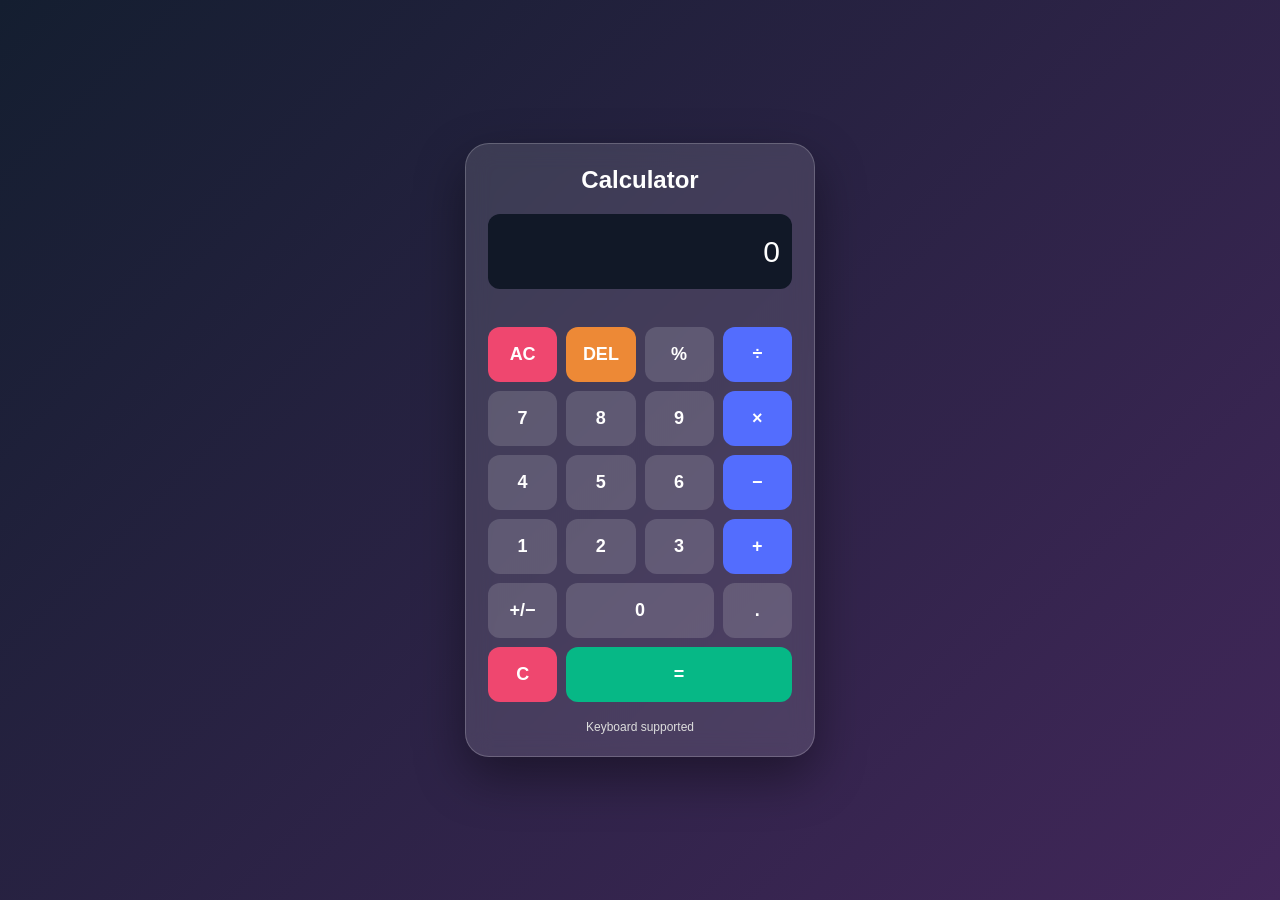
<file: Basic Calculator/index.html>
<!DOCTYPE html>
<html lang="en">
<head>
    <meta charset="UTF-8">
    <meta name="viewport" content="width=device-width, initial-scale=1.0">
    <title>Animated Calculator</title>
    <link rel="stylesheet" href="style.css">
    <script src="script.js" defer></script>
</head>
<body>

    <div class="calculator">
        <h2> Calculator</h2>

        <input type="text" id="display" value="0" aria-label="Calculator expression" readonly>
        <output id="preview" class="preview" aria-live="polite" aria-label="Live result"></output>

        <div class="buttons">
            <button data-action="clear" class="clear">AC</button>
            <button data-action="delete" class="delete">DEL</button>
            <button data-value="%">%</button>
            <button data-value="/" class="operator">÷</button>

            <button data-value="7">7</button>
            <button data-value="8">8</button>
            <button data-value="9">9</button>
            <button data-value="*" class="operator">×</button>

            <button data-value="4">4</button>
            <button data-value="5">5</button>
            <button data-value="6">6</button>
            <button data-value="-" class="operator">−</button>

            <button data-value="1">1</button>
            <button data-value="2">2</button>
            <button data-value="3">3</button>
            <button data-value="+" class="operator">+</button>

            <button data-action="sign">+/−</button>
            <button data-value="0" class="zero">0</button>
            <button data-action="decimal">.</button>

            <button data-action="clear" class="clear">C</button>
            <button data-action="calculate" class="equals">=</button>
        </div>

        <p>Keyboard supported</p>
    </div>

</body>
</html>
</file>
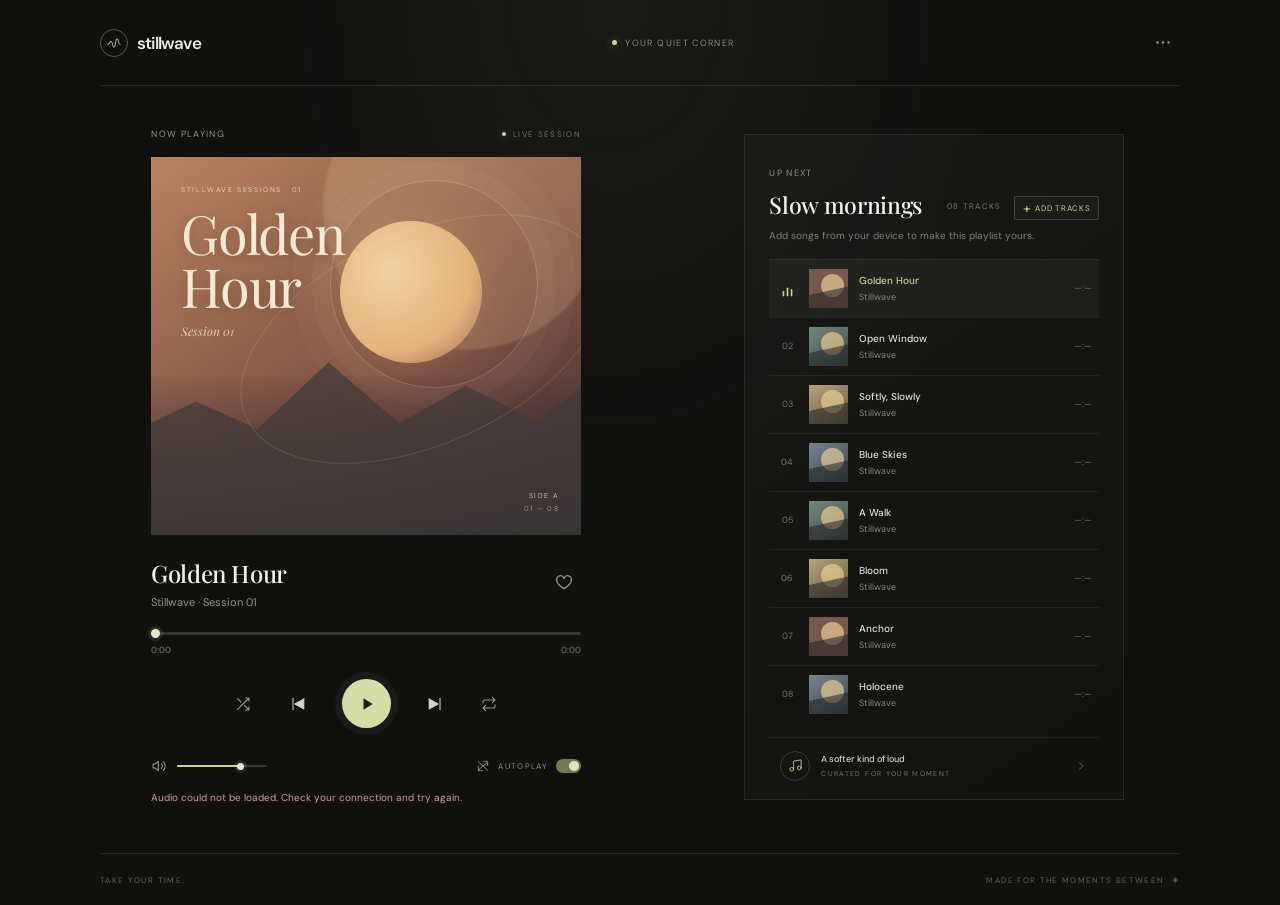
<file: Music Player/index.html>
<!doctype html>
<html lang="en">
  <head>
    <meta charset="UTF-8" />
    <meta name="viewport" content="width=device-width, initial-scale=1.0" />
    <meta name="theme-color" content="#10100f" />
    <meta
      name="description"
      content="A little space to slow down and listen."
    />
    <title>Stillwave — Music Player</title>
    <link rel="preconnect" href="https://fonts.googleapis.com" />
    <link rel="preconnect" href="https://fonts.gstatic.com" crossorigin />
    <link
      href="https://fonts.googleapis.com/css2?family=DM+Sans:wght@400;500;600;700&family=Playfair+Display:ital,wght@0,500;0,600;1,500&display=swap"
      rel="stylesheet"
    />
    <link rel="stylesheet" href="style.css" />
    <script src="script.js" defer></script>
  </head>
  <body>
    <main class="player-shell">
      <header class="topbar">
        <a class="brand" href="#" aria-label="Stillwave home">
          <span class="brand-mark" aria-hidden="true">
            <svg viewBox="0 0 24 24" fill="none">
              <path d="M3 14.5c2.2 0 2.2-5 4.5-5s2.3 9 4.5 9 2.3-13 4.5-13 2.3 9 4.5 9" />
            </svg>
          </span>
          stillwave
        </a>
        <div class="listening-note">
          <span class="status-dot"></span>
          YOUR QUIET CORNER
        </div>
        <button class="icon-button header-menu" type="button" aria-label="More options">
          <svg viewBox="0 0 24 24" fill="currentColor" aria-hidden="true">
            <circle cx="5" cy="12" r="1.5" />
            <circle cx="12" cy="12" r="1.5" />
            <circle cx="19" cy="12" r="1.5" />
          </svg>
        </button>
      </header>

      <section class="content-grid" aria-label="Music player">
        <section class="now-playing" aria-label="Now playing">
          <div class="section-heading">
            <span class="eyebrow">NOW PLAYING</span>
            <span class="live-indicator"><span></span> LIVE SESSION</span>
          </div>

          <div class="album-art art-one" id="album-art" aria-label="Album artwork">
            <div class="art-grain"></div>
            <div class="art-sun"></div>
            <div class="art-horizon"></div>
            <div class="art-mountains"></div>
            <div class="art-copy">
              <span class="art-kicker">STILLWAVE SESSIONS · 01</span>
              <span class="art-title" id="art-title">Golden<br />Hour</span>
              <span class="art-subtitle" id="art-subtitle">A softer kind of loud</span>
            </div>
            <span class="art-index">SIDE A<br /><span>01 — 08</span></span>
            <span class="art-orbit" aria-hidden="true"></span>
          </div>

          <div class="track-heading">
            <div class="track-copy">
              <h1 id="track-title">Golden Hour</h1>
              <p id="track-artist">The Paper Kites <span>·</span> Woodland</p>
            </div>
            <button
              class="icon-button favorite-button"
              id="favorite-button"
              type="button"
              aria-label="Add Golden Hour to favorites"
              aria-pressed="false"
            >
              <svg viewBox="0 0 24 24" aria-hidden="true">
                <path d="M20.8 8.8c0 4.5-8.8 10-8.8 10S3.2 13.3 3.2 8.8A4.3 4.3 0 0 1 12 6.7a4.3 4.3 0 0 1 8.8 2.1Z" />
              </svg>
            </button>
          </div>

          <div class="timeline">
            <label class="sr-only" for="progress">Track progress</label>
            <input
              id="progress"
              class="range-input progress-input"
              type="range"
              min="0"
              max="100"
              value="0"
              step="0.1"
              aria-label="Track progress"
            />
            <div class="time-row">
              <span id="current-time">0:00</span>
              <span id="duration">0:00</span>
            </div>
          </div>

          <div class="controls">
            <button
              class="icon-button shuffle-button"
              id="shuffle-button"
              type="button"
              aria-label="Shuffle playlist"
              aria-pressed="false"
            >
              <svg viewBox="0 0 24 24" aria-hidden="true">
                <path d="M16 3h5v5M4 20 21 3M21 16v5h-5M14 14l7 7M4 4l5 5" />
              </svg>
            </button>
            <button class="icon-button skip-button" id="previous-button" type="button" aria-label="Previous track">
              <svg viewBox="0 0 24 24" aria-hidden="true">
                <path d="M6 5v14M19 6 8 12l11 6V6Z" />
              </svg>
            </button>
            <button class="play-button" id="play-button" type="button" aria-label="Play">
              <svg class="play-icon" viewBox="0 0 24 24" aria-hidden="true">
                <path d="m9 5 11 7-11 7V5Z" />
              </svg>
              <svg class="pause-icon" viewBox="0 0 24 24" aria-hidden="true">
                <path d="M8 5h3v14H8zM15 5h3v14h-3z" />
              </svg>
            </button>
            <button class="icon-button skip-button" id="next-button" type="button" aria-label="Next track">
              <svg viewBox="0 0 24 24" aria-hidden="true">
                <path d="M18 5v14M5 6l11 6-11 6V6Z" />
              </svg>
            </button>
            <button
              class="icon-button repeat-button"
              id="repeat-button"
              type="button"
              aria-label="Repeat off"
              aria-pressed="false"
            >
              <svg viewBox="0 0 24 24" aria-hidden="true">
                <path d="m17 2 4 4-4 4M3 11V9a3 3 0 0 1 3-3h15M7 22l-4-4 4-4M21 13v2a3 3 0 0 1-3 3H3" />
              </svg>
            </button>
          </div>

          <div class="player-footer">
            <div class="volume-control">
              <button class="icon-button volume-button" id="mute-button" type="button" aria-label="Mute">
                <svg viewBox="0 0 24 24" aria-hidden="true">
                  <path d="M11 5 6 9H3v6h3l5 4V5ZM15.5 8.5a5 5 0 0 1 0 7M18.5 5.5a9 9 0 0 1 0 13" />
                </svg>
              </button>
              <label class="sr-only" for="volume">Volume</label>
              <input
                id="volume"
                class="range-input volume-input"
                type="range"
                min="0"
                max="1"
                value="0.72"
                step="0.01"
                aria-label="Volume"
              />
            </div>
            <button
              class="autoplay-toggle"
              id="autoplay-button"
              type="button"
              aria-pressed="true"
            >
              <span class="autoplay-icon" aria-hidden="true">
                <svg viewBox="0 0 24 24">
                  <path d="m4 5 16 14M20 5 4 19M13 4h7v7M11 20H4v-7" />
                </svg>
              </span>
              AUTOPLAY <span class="toggle-track"><span></span></span>
            </button>
          </div>
          <p class="player-message" id="player-message" role="status" aria-live="polite"></p>
        </section>

        <aside class="playlist-panel" aria-label="Playlist">
          <div class="playlist-header">
            <div>
              <span class="eyebrow">UP NEXT</span>
              <h2>Slow mornings</h2>
            </div>
            <div class="playlist-actions">
              <span class="track-count" id="track-count">08 TRACKS</span>
              <button class="add-tracks-button" id="add-tracks-button" type="button">
                <span aria-hidden="true">+</span> ADD TRACKS
              </button>
              <input
                class="sr-only"
                id="audio-file-input"
                type="file"
                accept="audio/*,.mp3,.wav,.m4a,.aac,.ogg,.flac,.opus"
                multiple
                aria-label="Choose audio files to add to the playlist"
              />
            </div>
          </div>
          <p class="playlist-description">Add songs from your device to make this playlist yours.</p>
          <div class="playlist-list" id="playlist-list" role="list"></div>
          <div class="playlist-bottom">
            <div class="playlist-note-icon" aria-hidden="true">
              <svg viewBox="0 0 24 24">
                <path d="M9 18V5l12-2v13M9 18a3 3 0 1 1-6 0 3 3 0 0 1 6 0Zm12-2a3 3 0 1 1-6 0 3 3 0 0 1 6 0Z" />
              </svg>
            </div>
            <div><strong>A softer kind of loud</strong><span>CURATED FOR YOUR MOMENT</span></div>
            <svg class="bottom-arrow" viewBox="0 0 24 24" aria-hidden="true"><path d="m9 18 6-6-6-6" /></svg>
          </div>
        </aside>
      </section>

      <footer class="page-footer">
        <span>TAKE YOUR TIME.</span>
        <span>MADE FOR THE MOMENTS BETWEEN <i>✳</i></span>
      </footer>
      <audio id="audio" preload="metadata"></audio>
    </main>
  </body>
</html>
</file>
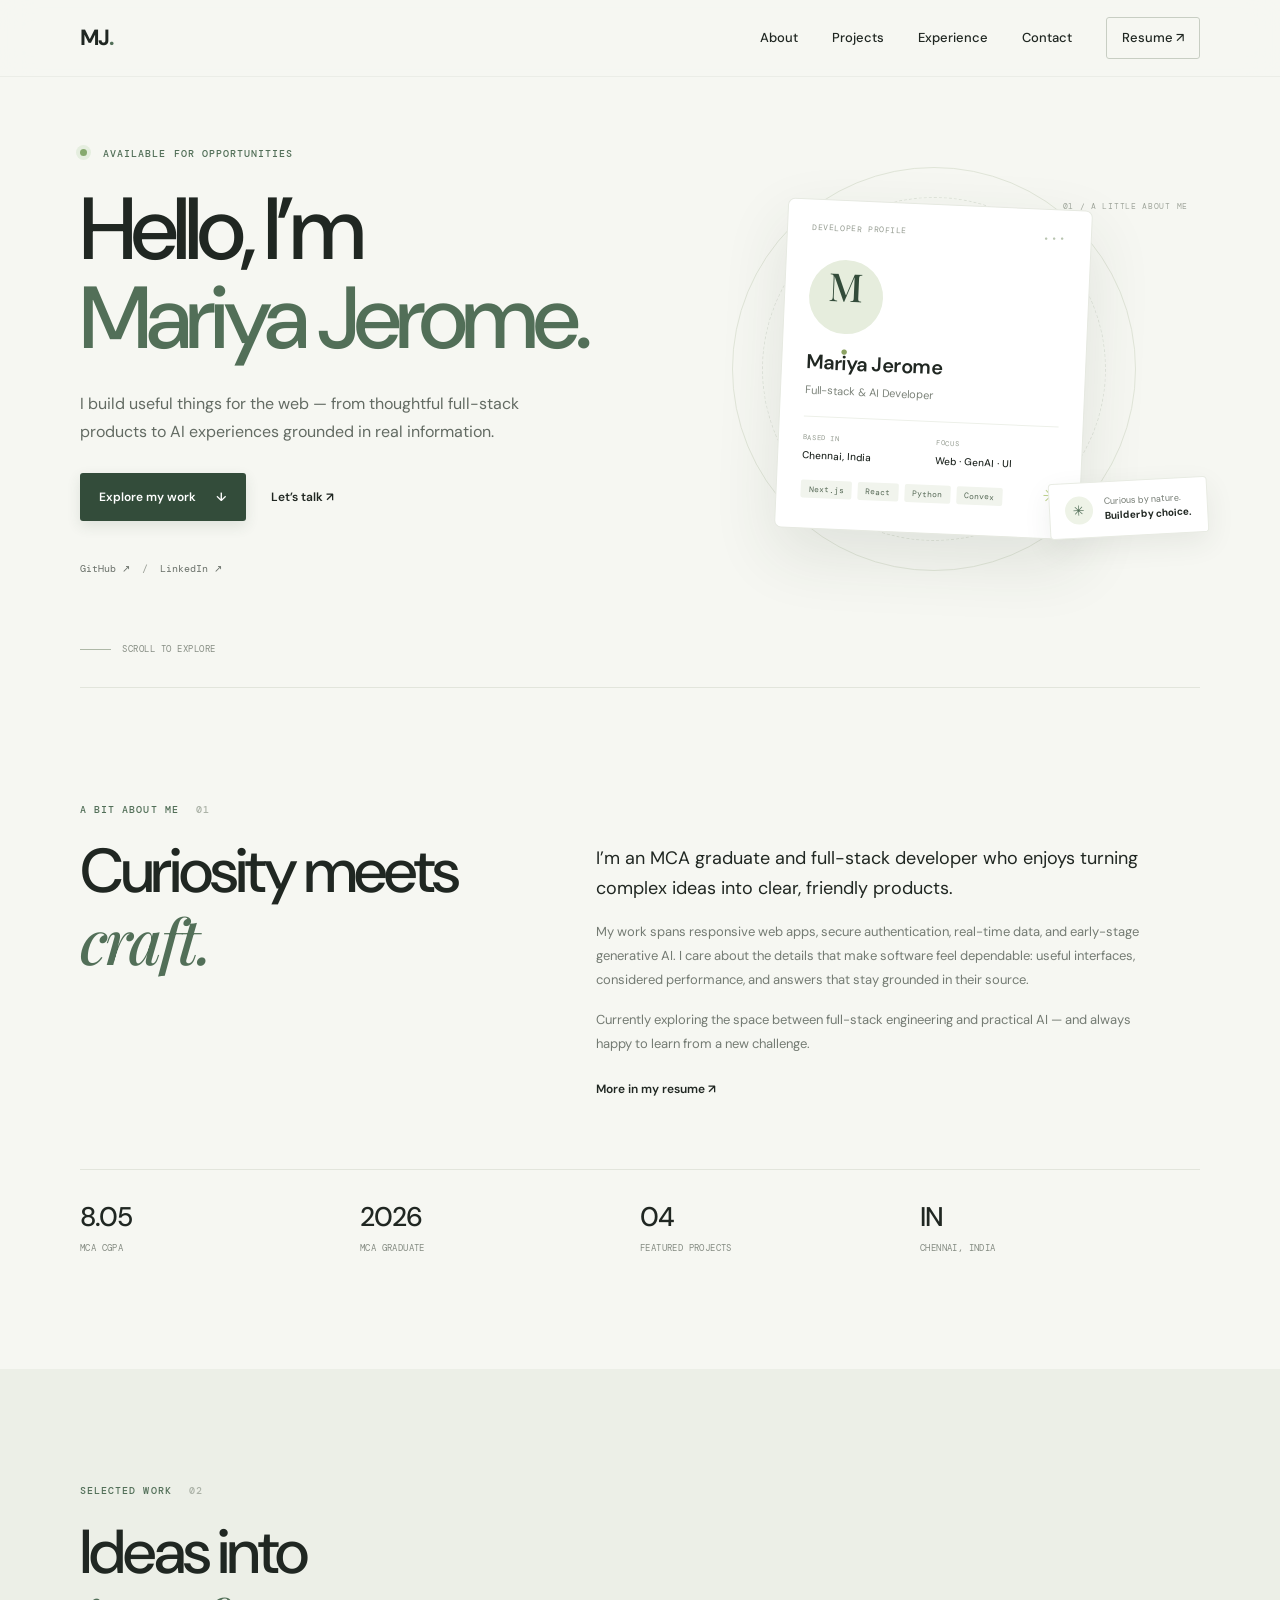
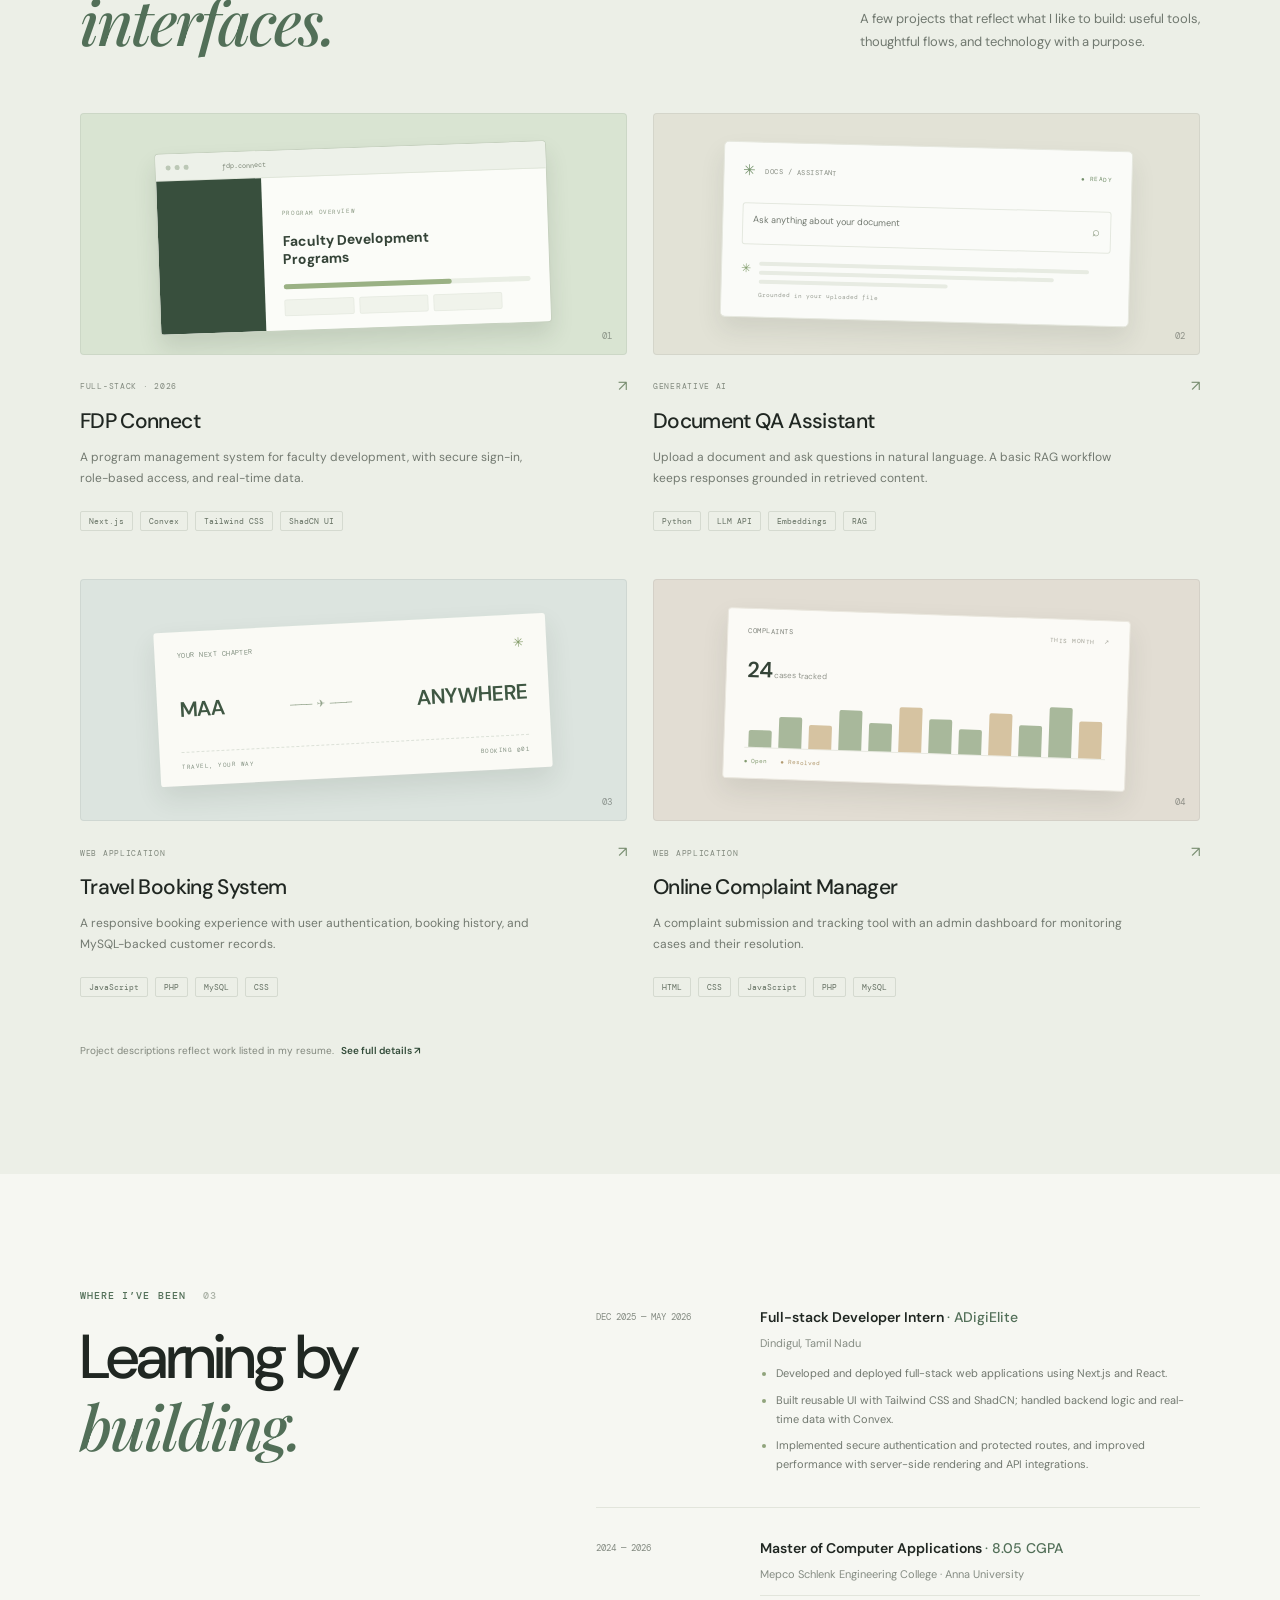
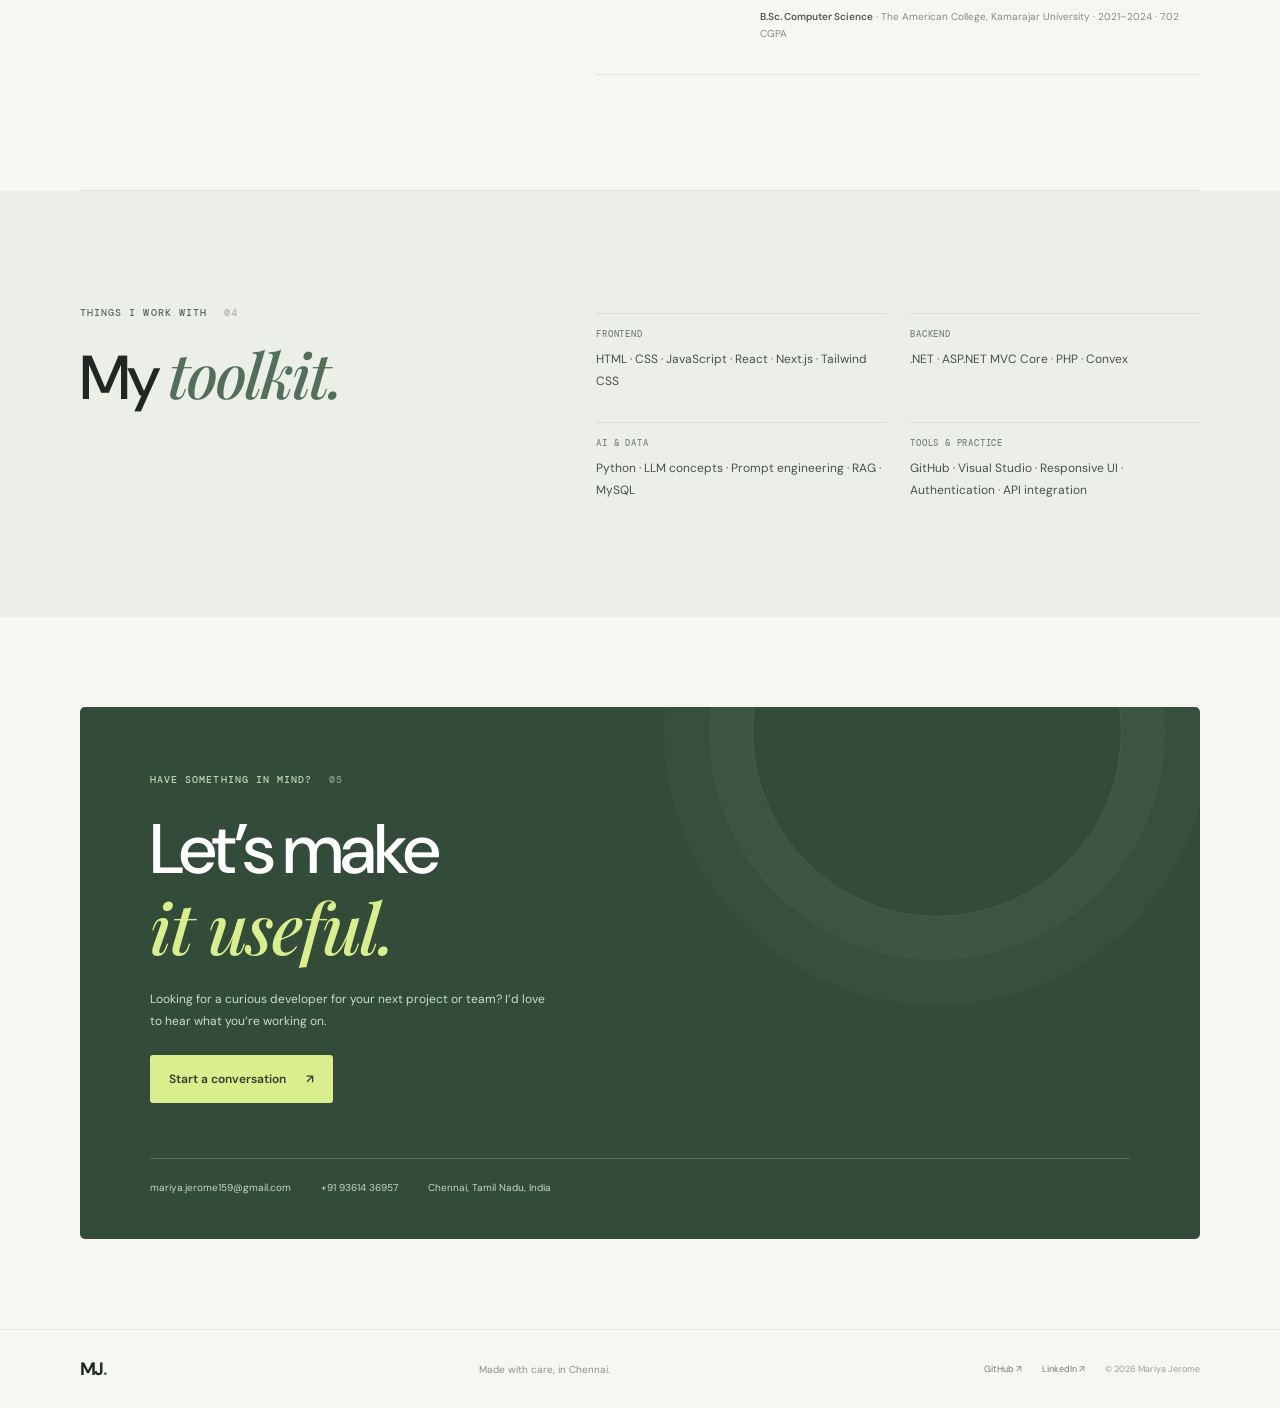
<file: Portfolio Site/index.html>
<!doctype html>
<html lang="en">
<head>
  <meta charset="utf-8">
  <meta name="viewport" content="width=device-width, initial-scale=1">
  <meta name="theme-color" content="#f6f7f2">
  <meta name="description" content="The portfolio of Mariya Jerome, a full-stack developer building thoughtful web and AI applications.">
  <title>Mariya Jerome — Full-stack &amp; AI Developer</title>
  <link rel="stylesheet" href="style.css">
  <script src="script.js" defer></script>
</head>
<body>
  <a class="skip-link" href="#main">Skip to content</a>
  <header class="site-header">
    <nav class="nav-shell" aria-label="Main navigation">
      <a class="wordmark" href="#home" aria-label="Mariya Jerome, home">MJ<span>.</span></a>
      <button class="menu-toggle" type="button" aria-expanded="false" aria-controls="site-menu">
        <span class="menu-icon" aria-hidden="true"></span>
        <span class="sr-only">Toggle navigation</span>
      </button>
      <div class="nav-links" id="site-menu">
        <a href="#about">About</a>
        <a href="#work">Projects</a>
        <a href="#experience">Experience</a>
        <a href="#contact">Contact</a>
        <a class="nav-resume" href="assets/Mariya-Jerome-Resume.pdf" target="_blank" rel="noreferrer">Resume <span aria-hidden="true">↗</span></a>
      </div>
    </nav>
  </header>

  <main id="main">
    <section class="hero section-shell" id="home" aria-labelledby="hero-title">
      <div class="hero-copy reveal">
        <p class="eyebrow"><span class="status-dot" aria-hidden="true"></span> Available for opportunities</p>
        <h1 id="hero-title">Hello, I’m<br><span class="highlight">Mariya Jerome.</span></h1>
        <p class="hero-lede">I build useful things for the web — from thoughtful full-stack products to AI experiences grounded in real information.</p>
        <div class="hero-actions">
          <a class="button button-primary" href="#work">Explore my work <span aria-hidden="true">↓</span></a>
          <a class="text-link" href="mailto:mariya.jerome159@gmail.com">Let’s talk <span aria-hidden="true">↗</span></a>
        </div>
        <div class="hero-socials" aria-label="Social profiles">
          <a href="https://github.com/mariya-jerome" target="_blank" rel="noreferrer">GitHub <span aria-hidden="true">↗</span></a>
          <span aria-hidden="true">/</span>
          <a href="https://www.linkedin.com/in/mariya-jerome-m" target="_blank" rel="noreferrer">LinkedIn <span aria-hidden="true">↗</span></a>
        </div>
      </div>
      <div class="hero-art reveal" aria-label="Developer profile card">
        <div class="art-orbit orbit-one"></div>
        <div class="art-orbit orbit-two"></div>
        <div class="profile-card">
          <div class="profile-card-top"><span>DEVELOPER PROFILE</span><span class="profile-dots" aria-hidden="true">•••</span></div>
          <div class="avatar-mark" aria-hidden="true">M<span>.</span></div>
          <p class="profile-name">Mariya Jerome</p>
          <p class="profile-role">Full-stack &amp; AI Developer</p>
          <div class="profile-rule"></div>
          <div class="profile-facts">
            <div><span>BASED IN</span><strong>Chennai, India</strong></div>
            <div><span>FOCUS</span><strong>Web · GenAI · UI</strong></div>
          </div>
          <div class="profile-stack" aria-label="Core technologies">
            <span>Next.js</span><span>React</span><span>Python</span><span>Convex</span>
          </div>
          <div class="card-spark" aria-hidden="true">✳</div>
        </div>
        <div class="floating-note"><span class="note-icon" aria-hidden="true">✳</span><span>Curious by nature.<br><strong>Builder by choice.</strong></span></div>
        <span class="art-caption">01 / A LITTLE ABOUT ME</span>
      </div>
      <a class="scroll-cue" href="#about"><span class="scroll-line"></span> Scroll to explore</a>
    </section>

    <section class="about section-shell section-pad" id="about" aria-labelledby="about-title">
      <div class="section-heading reveal">
        <p class="eyebrow">A bit about me <span class="eyebrow-number">01</span></p>
        <h2 id="about-title">Curiosity meets<br><span class="serif-accent">craft.</span></h2>
      </div>
      <div class="about-content reveal">
        <p class="about-lede">I’m an MCA graduate and full-stack developer who enjoys turning complex ideas into clear, friendly products.</p>
        <p>My work spans responsive web apps, secure authentication, real-time data, and early-stage generative AI. I care about the details that make software feel dependable: useful interfaces, considered performance, and answers that stay grounded in their source.</p>
        <p>Currently exploring the space between full-stack engineering and practical AI — and always happy to learn from a new challenge.</p>
        <a class="text-link" href="assets/Mariya-Jerome-Resume.pdf" target="_blank" rel="noreferrer">More in my resume <span aria-hidden="true">↗</span></a>
      </div>
      <div class="stats-row reveal" aria-label="Education highlights">
        <div class="stat"><strong>8.05</strong><span>MCA CGPA</span></div>
        <div class="stat"><strong>2026</strong><span>MCA graduate</span></div>
        <div class="stat"><strong>04</strong><span>Featured projects</span></div>
        <div class="stat"><strong>IN</strong><span>Chennai, India</span></div>
      </div>
    </section>

    <section class="work-section section-pad" id="work" aria-labelledby="work-title">
      <div class="section-shell">
        <div class="work-heading section-heading reveal">
          <div><p class="eyebrow">Selected work <span class="eyebrow-number">02</span></p><h2 id="work-title">Ideas into<br><span class="serif-accent">interfaces.</span></h2></div>
          <p class="section-intro">A few projects that reflect what I like to build: useful tools, thoughtful flows, and technology with a purpose.</p>
        </div>
        <div class="project-grid">
          <article class="project-card project-featured reveal">
            <div class="project-visual visual-connect">
              <div class="mock-browser"><div class="mock-top"><span></span><span></span><span></span><i>fdp.connect</i></div><div class="mock-content"><div class="mock-sidebar"></div><div class="mock-main"><small>PROGRAM OVERVIEW</small><b>Faculty Development<br>Programs</b><div class="mock-progress"><span></span></div><div class="mock-row"><i></i><i></i><i></i></div></div></div></div>
              <span class="visual-index">01</span>
            </div>
            <div class="project-meta"><p class="project-type">FULL-STACK · 2026</p><span class="project-arrow" aria-hidden="true">↗</span></div>
            <h3>FDP Connect</h3>
            <p class="project-description">A program management system for faculty development, with secure sign-in, role-based access, and real-time data.</p>
            <ul class="tag-list" aria-label="Technologies"><li>Next.js</li><li>Convex</li><li>Tailwind CSS</li><li>ShadCN UI</li></ul>
          </article>

          <article class="project-card reveal">
            <div class="project-visual visual-ai">
              <div class="ai-window"><div class="ai-window-head"><span class="ai-symbol">✳</span><span>DOCS / ASSISTANT</span><span class="ai-online">● READY</span></div><div class="ai-question">Ask anything about your document<span>⌕</span></div><div class="ai-answer"><span class="answer-mark">✳</span><div><i></i><i></i><i class="short"></i><small>Grounded in your uploaded file</small></div></div></div>
              <span class="visual-index">02</span>
            </div>
            <div class="project-meta"><p class="project-type">GENERATIVE AI</p><span class="project-arrow" aria-hidden="true">↗</span></div>
            <h3>Document QA Assistant</h3>
            <p class="project-description">Upload a document and ask questions in natural language. A basic RAG workflow keeps responses grounded in retrieved content.</p>
            <ul class="tag-list" aria-label="Technologies"><li>Python</li><li>LLM API</li><li>Embeddings</li><li>RAG</li></ul>
          </article>

          <article class="project-card reveal">
            <div class="project-visual visual-travel">
              <div class="travel-ticket"><div class="ticket-top"><span>YOUR NEXT CHAPTER</span><span>✳</span></div><div class="ticket-route"><span>MAA</span><b>──── ✈ ────</b><span>ANYWHERE</span></div><div class="ticket-bottom"><span>TRAVEL, YOUR WAY</span><span>BOOKING 001</span></div></div>
              <span class="visual-index">03</span>
            </div>
            <div class="project-meta"><p class="project-type">WEB APPLICATION</p><span class="project-arrow" aria-hidden="true">↗</span></div>
            <h3>Travel Booking System</h3>
            <p class="project-description">A responsive booking experience with user authentication, booking history, and MySQL-backed customer records.</p>
            <ul class="tag-list" aria-label="Technologies"><li>JavaScript</li><li>PHP</li><li>MySQL</li><li>CSS</li></ul>
          </article>

          <article class="project-card reveal">
            <div class="project-visual visual-complaints">
              <div class="complaint-board"><div class="board-head"><span>COMPLAINTS</span><span>THIS MONTH&nbsp; ↗</span></div><div class="board-count">24<span> cases tracked</span></div><div class="board-bars"><i></i><i></i><i></i><i></i><i></i><i></i><i></i><i></i><i></i><i></i><i></i><i></i></div><div class="board-legend"><span>● Open</span><span>● Resolved</span></div></div>
              <span class="visual-index">04</span>
            </div>
            <div class="project-meta"><p class="project-type">WEB APPLICATION</p><span class="project-arrow" aria-hidden="true">↗</span></div>
            <h3>Online Complaint Manager</h3>
            <p class="project-description">A complaint submission and tracking tool with an admin dashboard for monitoring cases and their resolution.</p>
            <ul class="tag-list" aria-label="Technologies"><li>HTML</li><li>CSS</li><li>JavaScript</li><li>PHP</li><li>MySQL</li></ul>
          </article>
        </div>
        <p class="project-note reveal">Project descriptions reflect work listed in my resume. <a href="assets/Mariya-Jerome-Resume.pdf" target="_blank" rel="noreferrer">See full details <span aria-hidden="true">↗</span></a></p>
      </div>
    </section>

    <section class="experience section-shell section-pad" id="experience" aria-labelledby="experience-title">
      <div class="section-heading reveal">
        <p class="eyebrow">Where I’ve been <span class="eyebrow-number">03</span></p>
        <h2 id="experience-title">Learning by<br><span class="serif-accent">building.</span></h2>
      </div>
      <div class="experience-content">
        <article class="experience-item reveal">
          <div class="experience-date">DEC 2025 — MAY 2026</div>
          <div class="experience-detail">
            <p class="experience-role">Full-stack Developer Intern <span>· ADigiElite</span></p>
            <p class="experience-place">Dindigul, Tamil Nadu</p>
            <ul>
              <li>Developed and deployed full-stack web applications using Next.js and React.</li>
              <li>Built reusable UI with Tailwind CSS and ShadCN; handled backend logic and real-time data with Convex.</li>
              <li>Implemented secure authentication and protected routes, and improved performance with server-side rendering and API integrations.</li>
            </ul>
          </div>
        </article>
        <article class="experience-item education-item reveal">
          <div class="experience-date">2024 — 2026</div>
          <div class="experience-detail">
            <p class="experience-role">Master of Computer Applications <span>· 8.05 CGPA</span></p>
            <p class="experience-place">Mepco Schlenk Engineering College · Anna University</p>
            <p class="education-previous"><strong>B.Sc. Computer Science</strong> · The American College, Kamarajar University · 2021–2024 · 7.02 CGPA</p>
          </div>
        </article>
      </div>
    </section>

    <section class="toolkit-section section-pad" id="toolkit" aria-labelledby="toolkit-title">
      <div class="section-shell toolkit-layout">
        <div class="section-heading reveal"><p class="eyebrow">Things I work with <span class="eyebrow-number">04</span></p><h2 id="toolkit-title">My <span class="serif-accent">toolkit.</span></h2></div>
        <div class="toolkit-grid reveal">
          <div class="toolkit-group"><h3>FRONTEND</h3><p>HTML · CSS · JavaScript · React · Next.js · Tailwind CSS</p></div>
          <div class="toolkit-group"><h3>BACKEND</h3><p>.NET · ASP.NET MVC Core · PHP · Convex</p></div>
          <div class="toolkit-group"><h3>AI &amp; DATA</h3><p>Python · LLM concepts · Prompt engineering · RAG · MySQL</p></div>
          <div class="toolkit-group"><h3>TOOLS &amp; PRACTICE</h3><p>GitHub · Visual Studio · Responsive UI · Authentication · API integration</p></div>
        </div>
      </div>
    </section>

    <section class="contact-section section-shell section-pad" id="contact" aria-labelledby="contact-title">
      <div class="contact-card reveal">
        <div class="contact-orbit" aria-hidden="true"></div>
        <p class="eyebrow">Have something in mind? <span class="eyebrow-number">05</span></p>
        <h2 id="contact-title">Let’s make<br><span class="serif-accent">it useful.</span></h2>
        <p class="contact-copy">Looking for a curious developer for your next project or team? I’d love to hear what you’re working on.</p>
        <a class="button button-light" href="mailto:mariya.jerome159@gmail.com">Start a conversation <span aria-hidden="true">↗</span></a>
        <div class="contact-details">
          <a href="mailto:mariya.jerome159@gmail.com">mariya.jerome159@gmail.com</a>
          <a href="tel:+919361436957">+91 93614 36957</a>
          <span>Chennai, Tamil Nadu, India</span>
        </div>
      </div>
    </section>
  </main>

  <footer class="site-footer">
    <div class="footer-inner"><a class="wordmark" href="#home" aria-label="Back to top">MJ<span>.</span></a><p>Made with care, in Chennai.</p><div class="footer-links"><a href="https://github.com/mariya-jerome" target="_blank" rel="noreferrer">GitHub ↗</a><a href="https://www.linkedin.com/in/mariya-jerome-m" target="_blank" rel="noreferrer">LinkedIn ↗</a><span>© <span id="current-year">2026</span> Mariya Jerome</span></div></div>
  </footer>
</body>
</html>
</file>
<file: Basic Calculator/style.css>
* {
    box-sizing: border-box;
    margin: 0;
    padding: 0;
}

body {
    min-height: 100vh;
    display: flex;
    justify-content: center;
    align-items: center;
    padding: 15px;
    font-family: Arial, sans-serif;
    background: linear-gradient(135deg, #141e30, #42275a, #243b55);
    background-size: 200% 200%;
    animation: backgroundMove 8s infinite alternate;
}

@keyframes backgroundMove {
    from { background-position: 0% 50%; }
    to { background-position: 100% 50%; }
}

.calculator {
    width: 100%;
    max-width: 350px;
    padding: 22px;
    border-radius: 24px;
    background: rgba(255, 255, 255, 0.12);
    border: 1px solid rgba(255, 255, 255, 0.2);
    box-shadow: 0 20px 50px rgba(0, 0, 0, 0.4);
    backdrop-filter: blur(12px);
    animation: appear 0.6s ease;
}

@keyframes appear {
    from {
        opacity: 0;
        transform: translateY(25px);
    }
    to {
        opacity: 1;
        transform: translateY(0);
    }
}

h2 {
    color: white;
    text-align: center;
    margin-bottom: 20px;
}

#display {
    width: 100%;
    height: 75px;
    margin-bottom: 4px;
    padding: 12px;
    border: none;
    border-radius: 12px;
    outline: none;
    background: #111827;
    color: white;
    text-align: right;
    font-size: 30px;
}

.preview {
    display: block;
    min-height: 20px;
    margin: 0 4px 14px;
    color: #c7d2fe;
    text-align: right;
    font-size: 14px;
}

.buttons {
    display: grid;
    grid-template-columns: repeat(4, minmax(0, 1fr));
    gap: 9px;
}

button {
    min-width: 0;
    height: 55px;
    border: none;
    border-radius: 12px;
    background: rgba(255, 255, 255, 0.15);
    color: white;
    font-size: 18px;
    font-weight: bold;
    cursor: pointer;
    transition: transform 0.2s, background 0.2s;
}

button:hover {
    background: rgba(255, 255, 255, 0.3);
    transform: translateY(-3px);
}

button:active {
    transform: scale(0.9);
}

.operator {
    background: #536dfe;
}

.clear {
    background: #ef476f;
}

.delete {
    background: #ed8936;
}

.equals {
    grid-column: span 3;
    background: #06b886;
}

.zero {
    grid-column: span 2;
}

p {
    margin-top: 18px;
    text-align: center;
    font-size: 12px;
    color: #ddd;
}

@media (max-width: 380px) {
    .calculator {
        padding: 15px;
    }

    button {
        height: 48px;
        font-size: 16px;
    }
}
</file>
<file: Music Player/style.css>
:root {
  color-scheme: dark;
  font-family: "DM Sans", sans-serif;
  color: #f3f0e8;
  background: #10100f;
  font-synthesis: none;
  text-rendering: optimizeLegibility;
  --muted: #8a8983;
  --line: rgba(235, 231, 216, 0.11);
  --accent: #c9d59a;
}

* {
  box-sizing: border-box;
}

body {
  min-width: 320px;
  min-height: 100vh;
  margin: 0;
  background:
    radial-gradient(ellipse at 48% 0%, rgba(84, 88, 61, 0.13), transparent 42%),
    #10100f;
}

button,
input {
  font: inherit;
}

button {
  color: inherit;
}

button:focus-visible,
a:focus-visible,
input:focus-visible {
  outline: 2px solid var(--accent);
  outline-offset: 4px;
}

.player-shell {
  width: min(1080px, calc(100% - 64px));
  min-height: 100vh;
  margin: 0 auto;
  display: flex;
  flex-direction: column;
}

.topbar {
  height: 86px;
  display: flex;
  align-items: center;
  justify-content: space-between;
  border-bottom: 1px solid var(--line);
}

.brand {
  display: inline-flex;
  gap: 9px;
  align-items: center;
  color: #eeeae0;
  text-decoration: none;
  font-size: 17px;
  letter-spacing: -0.8px;
  font-weight: 600;
}

.brand-mark {
  width: 28px;
  height: 28px;
  display: grid;
  place-items: center;
  border: 1px solid rgba(201, 213, 154, 0.38);
  border-radius: 50%;
  color: var(--accent);
}

.brand-mark svg {
  width: 16px;
  stroke: currentColor;
  stroke-width: 1.4;
  stroke-linecap: round;
  stroke-linejoin: round;
}

.listening-note,
.eyebrow,
.live-indicator,
.track-count,
.autoplay-toggle,
.page-footer,
.playlist-bottom > div > span,
.art-kicker,
.art-index {
  font-size: 9px;
  letter-spacing: 1.35px;
}

.listening-note {
  display: flex;
  align-items: center;
  gap: 8px;
  color: #8a8983;
}

.status-dot,
.live-indicator span {
  width: 5px;
  height: 5px;
  border-radius: 50%;
  background: var(--accent);
  box-shadow: 0 0 10px rgba(201, 213, 154, 0.48);
}

.icon-button {
  display: inline-grid;
  place-items: center;
  padding: 0;
  border: 0;
  background: transparent;
  color: #96958e;
  cursor: pointer;
  transition: color 160ms ease, transform 160ms ease;
}

.icon-button:hover {
  color: #f4f0e7;
}

.icon-button:active {
  transform: scale(0.92);
}

.icon-button svg {
  width: 19px;
  height: 19px;
  fill: none;
  stroke: currentColor;
  stroke-width: 1.6;
  stroke-linecap: round;
  stroke-linejoin: round;
}

.header-menu {
  width: 34px;
  height: 34px;
}

.header-menu svg {
  width: 20px;
  fill: currentColor;
  stroke: none;
}

.content-grid {
  flex: 1;
  display: grid;
  grid-template-columns: minmax(0, 1.1fr) minmax(320px, 0.9fr);
  gap: clamp(54px, 9vw, 112px);
  align-items: center;
  padding: 42px 0 48px;
}

.now-playing {
  width: 100%;
  max-width: 430px;
  justify-self: center;
}

.section-heading,
.playlist-header,
.time-row,
.player-footer {
  display: flex;
  justify-content: space-between;
  align-items: center;
}

.eyebrow {
  color: #96958e;
}

.live-indicator {
  display: flex;
  align-items: center;
  gap: 7px;
  color: #74746e;
  font-size: 8px;
}

.live-indicator span {
  width: 4px;
  height: 4px;
}

.album-art {
  aspect-ratio: 1 / 0.88;
  position: relative;
  overflow: hidden;
  margin-top: 17px;
  background: #a16b4c;
  isolation: isolate;
  transition: background 300ms ease;
}

.album-art::before,
.album-art::after {
  content: "";
  position: absolute;
  z-index: -1;
  border-radius: 50%;
}

.album-art::before {
  width: 66%;
  aspect-ratio: 1;
  right: -6%;
  top: -24%;
  background: rgba(245, 214, 161, 0.17);
  filter: blur(1px);
}

.album-art::after {
  width: 48%;
  aspect-ratio: 1;
  right: 10%;
  top: 6%;
  border: 1px solid rgba(248, 226, 185, 0.26);
  box-shadow: 0 0 0 18px rgba(248, 226, 185, 0.035), 0 0 0 38px rgba(248, 226, 185, 0.025);
}

.art-one {
  background: linear-gradient(145deg, #ba815d, #754b40 63%, #372c30);
}

.art-two {
  background: linear-gradient(145deg, #738177, #465c58 56%, #27383b);
}

.art-three {
  background: linear-gradient(145deg, #c2a679, #8a755b 56%, #594e47);
}

.art-four {
  background: linear-gradient(145deg, #6e777c, #47515d 58%, #2c3441);
}

.art-five {
  background: linear-gradient(145deg, #9a7962, #68575a 56%, #3b3947);
}

.art-six {
  background: linear-gradient(145deg, #a69c7c, #767e68 56%, #424c43);
}

.art-seven {
  background: linear-gradient(145deg, #aa7668, #795b5b 56%, #473e49);
}

.art-eight {
  background: linear-gradient(145deg, #647679, #3f5c61 56%, #283c42);
}

.art-grain {
  position: absolute;
  z-index: 3;
  inset: 0;
  opacity: 0.17;
  background-image: url("data:image/svg+xml,%3Csvg viewBox='0 0 180 180' xmlns='http://www.w3.org/2000/svg'%3E%3Cfilter id='n'%3E%3CfeTurbulence type='fractalNoise' baseFrequency='.8' numOctaves='3' stitchTiles='stitch'/%3E%3C/filter%3E%3Crect width='100%25' height='100%25' filter='url(%23n)' opacity='.3'/%3E%3C/svg%3E");
  mix-blend-mode: soft-light;
  pointer-events: none;
}

.art-sun {
  position: absolute;
  width: 33%;
  aspect-ratio: 1;
  top: 17%;
  right: 23%;
  border-radius: 50%;
  background: radial-gradient(circle at 35% 35%, #f1d3a0, #e5b17c 62%, rgba(229, 177, 124, 0.14));
  box-shadow: 0 0 48px rgba(236, 185, 130, 0.2);
}

.art-horizon {
  position: absolute;
  z-index: 1;
  inset: 58% 0 0;
  background: linear-gradient(180deg, rgba(80, 51, 48, 0.08), rgba(38, 37, 39, 0.83));
}

.art-mountains {
  position: absolute;
  z-index: 2;
  inset: 48% -5% 0;
  background: #403a3a;
  clip-path: polygon(0 48%, 14% 32%, 27% 46%, 42% 12%, 57% 43%, 71% 24%, 86% 42%, 100% 17%, 100% 100%, 0 100%);
  opacity: 0.72;
}

.art-copy {
  position: absolute;
  z-index: 4;
  top: 28px;
  left: 30px;
  display: flex;
  flex-direction: column;
  color: #f4e9d4;
  text-shadow: 0 1px 12px rgba(36, 28, 27, 0.2);
}

.art-kicker {
  font-size: 7px;
  letter-spacing: 1.6px;
  opacity: 0.75;
}

.art-title {
  margin-top: 13px;
  font-family: "Playfair Display", serif;
  font-size: clamp(34px, 5vw, 54px);
  line-height: 0.98;
  letter-spacing: -1.3px;
  white-space: pre-line;
}

.art-subtitle {
  margin-top: 10px;
  font-family: "Playfair Display", serif;
  font-size: 12px;
  font-style: italic;
  opacity: 0.8;
}

.art-index {
  position: absolute;
  z-index: 4;
  right: 22px;
  bottom: 20px;
  text-align: right;
  color: rgba(245, 237, 221, 0.75);
  line-height: 1.9;
  font-size: 7px;
}

.art-index span {
  opacity: 0.65;
}

.art-orbit {
  position: absolute;
  z-index: 2;
  width: 90%;
  height: 56%;
  left: 18%;
  top: 20%;
  border: 1px solid rgba(247, 224, 184, 0.14);
  border-radius: 50%;
  transform: rotate(-24deg);
}

.track-heading {
  display: flex;
  align-items: center;
  justify-content: space-between;
  margin-top: 22px;
}

.track-copy h1 {
  margin: 0;
  font-family: "Playfair Display", serif;
  font-size: 24px;
  font-weight: 500;
  letter-spacing: -0.4px;
}

.track-copy p {
  margin: 6px 0 0;
  color: #92918b;
  font-size: 11px;
}

.track-copy p span {
  padding: 0 4px;
  color: #66655f;
}

.favorite-button {
  width: 34px;
  height: 34px;
}

.favorite-button svg {
  width: 20px;
  height: 20px;
}

.favorite-button[aria-pressed="true"] {
  color: #d98d7e;
}

.favorite-button[aria-pressed="true"] svg {
  fill: currentColor;
}

.timeline {
  margin-top: 23px;
}

.range-input {
  --range-progress: 0%;
  width: 100%;
  height: 3px;
  display: block;
  margin: 0;
  border: 0;
  border-radius: 5px;
  appearance: none;
  -webkit-appearance: none;
  background: linear-gradient(
    to right,
    var(--accent) 0%,
    var(--accent) var(--range-progress),
    rgba(238, 235, 224, 0.17) var(--range-progress),
    rgba(238, 235, 224, 0.17) 100%
  );
  cursor: pointer;
}

.range-input::-webkit-slider-thumb {
  width: 9px;
  height: 9px;
  border: 0;
  border-radius: 50%;
  appearance: none;
  -webkit-appearance: none;
  background: #e6e9d1;
  box-shadow: 0 0 0 3px rgba(201, 213, 154, 0.12);
}

.range-input::-moz-range-thumb {
  width: 9px;
  height: 9px;
  border: 0;
  border-radius: 50%;
  background: #e6e9d1;
  box-shadow: 0 0 0 3px rgba(201, 213, 154, 0.12);
}

.time-row {
  margin-top: 9px;
  color: #7c7b75;
  font-size: 9px;
  font-variant-numeric: tabular-nums;
}

.controls {
  display: flex;
  align-items: center;
  justify-content: center;
  gap: clamp(18px, 4vw, 32px);
  margin: 23px 0 20px;
}

.shuffle-button,
.repeat-button {
  width: 21px;
  height: 30px;
}

.shuffle-button svg,
.repeat-button svg {
  width: 16px;
  height: 16px;
}

.shuffle-button[aria-pressed="true"],
.repeat-button[aria-pressed="true"] {
  color: var(--accent);
}

.skip-button {
  width: 24px;
  height: 32px;
  color: #d6d3ca;
}

.skip-button svg {
  width: 20px;
  height: 20px;
  fill: currentColor;
  stroke-width: 1.2;
}

.play-button {
  width: 49px;
  height: 49px;
  display: grid;
  place-items: center;
  border: 0;
  border-radius: 50%;
  background: #d5dda9;
  color: #1c2117;
  cursor: pointer;
  box-shadow: 0 0 0 7px rgba(201, 213, 154, 0.055);
  transition: transform 160ms ease, background 160ms ease;
}

.play-button:hover {
  background: #e0e7b7;
  transform: scale(1.04);
}

.play-button svg {
  width: 20px;
  height: 20px;
  fill: currentColor;
}

.play-button .pause-icon,
.play-button[aria-label="Pause"] .play-icon {
  display: none;
}

.play-button[aria-label="Pause"] .pause-icon {
  display: block;
}

.player-footer {
  min-height: 36px;
}

.volume-control {
  display: flex;
  width: 116px;
  align-items: center;
  gap: 10px;
}

.volume-button {
  width: 19px;
  height: 24px;
}

.volume-button svg {
  width: 16px;
  height: 16px;
}

.volume-input {
  height: 2px;
}

.volume-input::-webkit-slider-thumb {
  width: 7px;
  height: 7px;
}

.volume-input::-moz-range-thumb {
  width: 7px;
  height: 7px;
}

.autoplay-toggle {
  display: flex;
  align-items: center;
  gap: 8px;
  border: 0;
  padding: 5px 0;
  background: transparent;
  color: #8b8a83;
  font-size: 8px;
  cursor: pointer;
}

.autoplay-icon {
  display: grid;
  place-items: center;
  color: #999890;
}

.autoplay-icon svg {
  width: 14px;
  height: 14px;
  fill: none;
  stroke: currentColor;
  stroke-width: 1.5;
  stroke-linecap: round;
  stroke-linejoin: round;
}

.toggle-track {
  width: 25px;
  height: 14px;
  display: flex;
  align-items: center;
  padding: 2px;
  border-radius: 10px;
  background: #454640;
  transition: background 160ms ease;
}

.toggle-track span {
  width: 10px;
  height: 10px;
  border-radius: 50%;
  background: #a3a29a;
  transition: transform 160ms ease, background 160ms ease;
}

.autoplay-toggle[aria-pressed="true"] .toggle-track {
  background: #717a53;
}

.autoplay-toggle[aria-pressed="true"] .toggle-track span {
  background: #e1e6bf;
  transform: translateX(11px);
}

.player-message {
  min-height: 14px;
  margin: 7px 0 0;
  color: #d2a08e;
  font-size: 10px;
}

.playlist-panel {
  align-self: center;
  width: 100%;
  max-width: 380px;
  padding: 25px 24px 18px;
  border: 1px solid rgba(235, 231, 216, 0.1);
  background: linear-gradient(145deg, rgba(255, 255, 255, 0.025), rgba(255, 255, 255, 0.008));
}

.playlist-header {
  align-items: flex-end;
}

.playlist-actions {
  display: flex;
  align-items: center;
  gap: 12px;
}

.add-tracks-button {
  display: inline-flex;
  align-items: center;
  gap: 4px;
  padding: 6px 8px;
  border: 1px solid rgba(201, 213, 154, 0.24);
  border-radius: 2px;
  background: rgba(201, 213, 154, 0.04);
  color: var(--accent);
  font-size: 8px;
  letter-spacing: 0.7px;
  white-space: nowrap;
  cursor: pointer;
  transition: background 160ms ease, border-color 160ms ease;
}

.add-tracks-button:hover {
  border-color: rgba(201, 213, 154, 0.5);
  background: rgba(201, 213, 154, 0.1);
}

.add-tracks-button span {
  font-size: 14px;
  line-height: 8px;
}

.playlist-header h2 {
  margin: 8px 0 0;
  font-family: "Playfair Display", serif;
  font-size: 23px;
  font-weight: 500;
  letter-spacing: -0.35px;
}

.track-count {
  padding-bottom: 4px;
  color: #797872;
  font-size: 8px;
}

.playlist-description {
  margin: 9px 0 17px;
  color: #818079;
  font-size: 10px;
}

.playlist-list {
  display: flex;
  flex-direction: column;
}

.playlist-track {
  min-width: 0;
  width: 100%;
  display: grid;
  grid-template-columns: 22px 39px minmax(0, 1fr) 30px;
  gap: 11px;
  align-items: center;
  padding: 9px 7px;
  border: 0;
  border-top: 1px solid rgba(235, 231, 216, 0.07);
  border-radius: 0;
  background: transparent;
  color: inherit;
  font: inherit;
  text-align: left;
  cursor: pointer;
  transition: background 150ms ease;
}

.playlist-track:hover {
  background: rgba(255, 255, 255, 0.035);
}

.playlist-track[aria-current="true"] {
  background: rgba(201, 213, 154, 0.055);
}

.track-number {
  color: #77766f;
  font-size: 9px;
  text-align: center;
  font-variant-numeric: tabular-nums;
}

.track-playing-icon {
  display: none;
  width: 13px;
  height: 13px;
  margin: auto;
  color: var(--accent);
}

.track-playing-icon svg {
  width: 100%;
  height: 100%;
  fill: currentColor;
}

.playlist-track[aria-current="true"] .track-number {
  display: none;
}

.playlist-track[aria-current="true"] .track-playing-icon {
  display: block;
}

.track-thumb {
  width: 39px;
  height: 39px;
  position: relative;
  overflow: hidden;
  background: #77584d;
}

.track-thumb::before {
  content: "";
  position: absolute;
  width: 23px;
  height: 23px;
  top: 5px;
  right: 4px;
  border-radius: 50%;
  background: rgba(240, 207, 151, 0.67);
}

.track-thumb::after {
  content: "";
  position: absolute;
  inset: 22px -4px -5px;
  background: rgba(39, 39, 39, 0.58);
  transform: rotate(-12deg);
}

.track-thumb.art-two,
.track-thumb.art-four,
.track-thumb.art-five,
.track-thumb.art-eight {
  background: linear-gradient(145deg, #77887b, #35494b);
}

.track-thumb.art-three,
.track-thumb.art-six {
  background: linear-gradient(145deg, #b9a378, #605847);
}

.track-thumb.art-four,
.track-thumb.art-eight {
  background: linear-gradient(145deg, #77848c, #384451);
}

.track-meta {
  min-width: 0;
  display: flex;
  flex-direction: column;
  gap: 4px;
}

.track-meta strong {
  overflow: hidden;
  color: #e1ded5;
  font-size: 10px;
  font-weight: 500;
  text-overflow: ellipsis;
  white-space: nowrap;
}

.playlist-track[aria-current="true"] .track-meta strong {
  color: var(--accent);
}

.track-meta span {
  overflow: hidden;
  color: #85847d;
  font-size: 9px;
  text-overflow: ellipsis;
  white-space: nowrap;
}

.track-duration {
  color: #797872;
  font-size: 9px;
  text-align: right;
  font-variant-numeric: tabular-nums;
}

.playlist-bottom {
  display: flex;
  align-items: center;
  gap: 11px;
  margin-top: 14px;
  padding: 13px 11px 0;
  border-top: 1px solid rgba(235, 231, 216, 0.08);
}

.playlist-note-icon {
  width: 30px;
  height: 30px;
  display: grid;
  flex: 0 0 auto;
  place-items: center;
  border: 1px solid rgba(201, 213, 154, 0.21);
  border-radius: 50%;
  color: var(--accent);
}

.playlist-note-icon svg {
  width: 15px;
  fill: none;
  stroke: currentColor;
  stroke-width: 1.3;
  stroke-linecap: round;
  stroke-linejoin: round;
}

.playlist-bottom > div:nth-child(2) {
  display: flex;
  flex: 1;
  flex-direction: column;
  gap: 4px;
}

.playlist-bottom strong {
  color: #d5d2c9;
  font-size: 9px;
  font-weight: 500;
}

.playlist-bottom > div > span {
  color: #77766f;
  font-size: 7px;
}

.bottom-arrow {
  width: 14px;
  fill: none;
  stroke: #77766f;
  stroke-width: 1.5;
}

.page-footer {
  min-height: 52px;
  display: flex;
  justify-content: space-between;
  align-items: center;
  border-top: 1px solid var(--line);
  color: #62615c;
  font-size: 8px;
}

.page-footer i {
  padding-left: 4px;
  color: #92967c;
  font-style: normal;
}

.sr-only {
  position: absolute;
  width: 1px;
  height: 1px;
  overflow: hidden;
  clip: rect(0, 0, 0, 0);
  white-space: nowrap;
  clip-path: inset(50%);
}

@media (max-width: 760px) {
  .player-shell {
    width: min(520px, calc(100% - 40px));
  }

  .content-grid {
    grid-template-columns: 1fr;
    gap: 40px;
    padding: 34px 0 40px;
  }

  .now-playing {
    max-width: 430px;
  }

  .playlist-panel {
    max-width: 430px;
  }
}

@media (max-width: 420px) {
  .player-shell {
    width: calc(100% - 32px);
  }

  .topbar {
    height: 70px;
  }

  .content-grid {
    gap: 30px;
    padding-top: 28px;
  }

  .art-copy {
    top: 23px;
    left: 22px;
  }

  .art-title {
    font-size: 40px;
  }

  .controls {
    gap: 19px;
  }

  .playlist-panel {
    padding: 21px 16px 15px;
  }

  .playlist-actions {
    gap: 6px;
  }

  .add-tracks-button {
    padding: 6px;
    font-size: 7px;
  }

  .page-footer {
    font-size: 7px;
    letter-spacing: 1px;
  }
}

@media (prefers-reduced-motion: reduce) {
  *,
  *::before,
  *::after {
    scroll-behavior: auto !important;
    transition-duration: 0.01ms !important;
  }
}
</file>
<file: Portfolio Site/style.css>
@import url('https://fonts.googleapis.com/css2?family=DM+Mono:wght@400;500&family=DM+Sans:wght@400;500;600;700&family=Playfair+Display:ital,wght@1,500&display=swap');

:root {
  color-scheme: light;
  --ink: #202722;
  --muted: #737a72;
  --paper: #f6f7f2;
  --white: #fff;
  --green: #526f58;
  --green-dark: #334c3a;
  --lime: #d9ee8c;
  --line: #e2e5dc;
  --mono: "DM Mono", "Courier New", monospace;
  --sans: "DM Sans", "Segoe UI", sans-serif;
  --serif: "Playfair Display", Georgia, serif;
}

* { box-sizing: border-box; }
html { scroll-behavior: smooth; scroll-padding-top: 88px; }
body { margin: 0; background: var(--paper); color: var(--ink); font-family: var(--sans); font-size: 15px; line-height: 1.7; -webkit-font-smoothing: antialiased; }
a { color: inherit; text-decoration: none; }
a:focus-visible, button:focus-visible { outline: 3px solid #96b750; outline-offset: 4px; }
::selection { color: var(--ink); background: var(--lime); }
.sr-only { position: absolute; width: 1px; height: 1px; padding: 0; margin: -1px; overflow: hidden; clip: rect(0, 0, 0, 0); white-space: nowrap; border: 0; }
.skip-link { position: fixed; z-index: 20; top: 10px; left: 10px; transform: translateY(-150%); padding: 10px 16px; background: var(--ink); color: white; }
.skip-link:focus { transform: translateY(0); }
.site-header { position: sticky; z-index: 10; top: 0; background: rgb(246 247 242 / 91%); border-bottom: 1px solid rgb(32 39 34 / 5%); backdrop-filter: blur(16px); }
.nav-shell, .section-shell, .footer-inner { width: min(1120px, calc(100% - 64px)); margin-inline: auto; }
.nav-shell { height: 76px; display: flex; align-items: center; justify-content: space-between; }
.wordmark { font-size: 22px; font-weight: 700; letter-spacing: -1.7px; }
.wordmark span { color: var(--green); }
.nav-links { display: flex; align-items: center; gap: 34px; font-size: 13px; font-weight: 500; }
.nav-links > a:not(.nav-resume), .footer-links a { transition: color .2s ease; }
.nav-links > a:not(.nav-resume):hover, .footer-links a:hover { color: var(--green); }
.nav-resume { padding: 9px 15px; border: 1px solid #c8cec3; border-radius: 3px; transition: background .2s ease, border-color .2s ease; }
.nav-resume:hover { background: var(--white); border-color: var(--green); }
.nav-resume span, .text-link span { display: inline-block; transition: transform .2s ease; }
.nav-resume:hover span, .text-link:hover span { transform: translate(2px, -2px); }
.menu-toggle { display: none; }
.hero { min-height: 610px; position: relative; display: grid; grid-template-columns: 1.02fr .98fr; align-items: center; gap: 34px; padding-top: 65px; padding-bottom: 92px; }
.hero-copy { padding-bottom: 15px; }
.eyebrow { margin: 0 0 24px; color: var(--green); font: 500 10px/1.4 var(--mono); letter-spacing: 1.05px; text-transform: uppercase; }
.status-dot { display: inline-block; width: 7px; height: 7px; margin-right: 9px; border-radius: 50%; background: #86a96e; box-shadow: 0 0 0 4px #e5eedf; vertical-align: 1px; }
.hero h1 { margin: 0; font-size: clamp(54px, 7.25vw, 88px); font-weight: 500; line-height: 1.01; letter-spacing: -5px; }
.highlight { color: var(--green); }
.hero-lede { max-width: 460px; margin: 27px 0 26px; color: #636b63; font-size: 16px; line-height: 1.8; }
.hero-actions { display: flex; align-items: center; gap: 25px; }
.button { min-height: 48px; display: inline-flex; justify-content: center; align-items: center; gap: 20px; padding: 0 19px; border-radius: 3px; font-size: 12px; font-weight: 600; transition: transform .2s ease, background .2s ease, box-shadow .2s ease; }
.button:hover { transform: translateY(-2px); }
.button-primary { background: var(--green-dark); color: var(--white); box-shadow: 0 5px 14px rgb(51 76 58 / 12%); }
.button-primary:hover { background: #263c2d; box-shadow: 0 8px 20px rgb(51 76 58 / 20%); }
.text-link { color: var(--ink); font-size: 12px; font-weight: 600; }
.hero-socials { display: flex; align-items: center; gap: 12px; margin-top: 41px; color: #999e96; font: 400 10px var(--mono); }
.hero-socials a { color: #697069; transition: color .2s ease; }
.hero-socials a:hover { color: var(--green-dark); }
.hero-art { width: 100%; min-height: 423px; position: relative; display: grid; place-items: center; }
.art-orbit { position: absolute; border: 1px solid #e0e5d8; border-radius: 50%; }
.orbit-one { width: 404px; height: 404px; }
.orbit-two { width: 344px; height: 344px; border-style: dashed; border-color: #e0e4db; }
.profile-card { width: 305px; min-height: 330px; position: relative; z-index: 1; padding: 22px 24px 20px; overflow: hidden; background: #fff; border: 1px solid #e6e9e1; border-radius: 7px; box-shadow: 0 25px 65px rgb(49 61 50 / 11%); transform: rotate(2.5deg); transition: transform .35s ease, box-shadow .35s ease; }
.profile-card:hover { transform: rotate(0) translateY(-4px); box-shadow: 0 30px 70px rgb(49 61 50 / 15%); }
.profile-card-top { display: flex; justify-content: space-between; color: #92998e; font: 400 8px var(--mono); letter-spacing: .6px; }
.profile-dots { color: #b9c5b1; font-size: 10px; letter-spacing: 2px; }
.avatar-mark { width: 74px; height: 74px; display: grid; place-items: center; position: relative; margin: 24px 0 12px; background: #e6eddd; border-radius: 50%; color: var(--green-dark); font: 500 39px var(--serif); }
.avatar-mark span { color: #8ca264; }
.profile-name { margin: 0; font-size: 20px; font-weight: 600; letter-spacing: -.5px; }
.profile-role { margin: 2px 0 16px; color: #7b8279; font-size: 11px; }
.profile-rule { height: 1px; background: #edf0e9; }
.profile-facts { display: grid; grid-template-columns: 1fr 1fr; gap: 12px; margin: 16px 0; }
.profile-facts div { display: grid; gap: 5px; }
.profile-facts span { color: #92998e; font: 400 7px var(--mono); letter-spacing: .6px; }
.profile-facts strong { font-size: 10px; font-weight: 500; }
.profile-stack { display: flex; flex-wrap: wrap; gap: 6px; }
.profile-stack span { padding: 4px 8px; background: #f1f4ed; border-radius: 2px; color: #546754; font: 400 8px var(--mono); }
.card-spark { position: absolute; right: 19px; bottom: 23px; color: #bfd28e; font-size: 21px; }
.floating-note { position: absolute; z-index: 2; right: -8px; bottom: 44px; display: flex; align-items: center; gap: 11px; padding: 12px 15px; background: #fff; border: 1px solid #e8ebe3; border-radius: 4px; box-shadow: 0 10px 28px rgb(49 61 50 / 8%); color: #737a72; font-size: 9px; line-height: 1.6; transform: rotate(-3deg); }
.floating-note strong { color: var(--ink); font-size: 10px; }
.note-icon { width: 28px; height: 28px; display: grid; place-items: center; background: #eef3e7; border-radius: 50%; color: var(--green); font-size: 14px; }
.art-caption { position: absolute; top: 44px; right: 12px; color: #a1a79d; font: 400 8px var(--mono); letter-spacing: .7px; }
.scroll-cue { position: absolute; bottom: 32px; left: 0; display: flex; align-items: center; gap: 11px; color: #878e84; font: 400 9px var(--mono); letter-spacing: .5px; text-transform: uppercase; }
.scroll-line { width: 31px; height: 1px; background: #aeb8a7; }
.section-pad { padding-top: 115px; padding-bottom: 115px; }
.about { display: grid; grid-template-columns: .85fr 1.15fr; gap: 15px 70px; border-top: 1px solid var(--line); }
.section-heading .eyebrow { margin-bottom: 20px; }
.eyebrow-number { margin-left: 10px; color: #aab1a6; }
.section-heading h2, .contact-card h2 { margin: 0; font-size: clamp(40px, 5.4vw, 62px); font-weight: 500; letter-spacing: -2.8px; line-height: 1.11; }
.serif-accent { color: var(--green); font-family: var(--serif); font-weight: 500; font-style: italic; letter-spacing: -2px; }
.about-content { max-width: 550px; padding-top: 41px; }
.about-content p { margin: 0 0 15px; color: #747b73; font-size: 13px; line-height: 1.85; }
.about-content .about-lede { margin-bottom: 17px; color: var(--ink); font-size: 18px; line-height: 1.65; }
.about-content .text-link { display: inline-block; margin-top: 8px; }
.stats-row { grid-column: 1 / -1; display: grid; grid-template-columns: repeat(4, 1fr); margin-top: 53px; padding-top: 24px; border-top: 1px solid var(--line); }
.stat { display: grid; gap: 2px; }
.stat strong { font-size: 27px; font-weight: 500; letter-spacing: -1px; }
.stat strong span { color: var(--green); }
.stat > span { color: #858c83; font: 400 9px var(--mono); text-transform: uppercase; letter-spacing: .4px; }
.work-section { background: #ecefe7; }
.work-heading { display: flex; justify-content: space-between; align-items: end; margin-bottom: 53px; }
.section-intro { max-width: 340px; margin: 0 0 6px; color: #70786f; font-size: 13px; line-height: 1.8; }
.project-grid { display: grid; grid-template-columns: repeat(2, minmax(0, 1fr)); gap: 48px 26px; }
.project-card { min-width: 0; }
.project-visual { height: 242px; position: relative; display: grid; place-items: center; overflow: hidden; border: 1px solid rgb(39 51 42 / 7%); border-radius: 4px; transition: box-shadow .25s ease; }
.project-card:hover .project-visual { box-shadow: 0 14px 30px rgb(49 61 50 / 10%); }
.visual-index { position: absolute; right: 14px; bottom: 12px; color: rgb(32 39 34 / 42%); font: 400 9px var(--mono); }
.visual-connect { background: #d9e4d2; }
.mock-browser { width: 72%; height: 76%; overflow: hidden; background: #fbfcf8; border: 1px solid #c6d1bf; border-radius: 4px; box-shadow: 0 13px 22px rgb(49 61 50 / 13%); transform: rotate(-2deg) translateY(5px); transition: transform .3s ease; }
.project-card:hover .mock-browser { transform: rotate(0) translateY(0); }
.mock-top { height: 27px; display: flex; align-items: center; gap: 4px; padding: 0 10px; background: #edf1e9; border-bottom: 1px solid #e0e6da; }
.mock-top > span { width: 5px; height: 5px; background: #bcc8b6; border-radius: 50%; }
.mock-top i { margin-left: 29px; color: #7d8777; font: normal 7px var(--mono); }
.mock-content { display: flex; height: calc(100% - 27px); }
.mock-sidebar { width: 27%; background: #384f3d; }
.mock-main { flex: 1; padding: 21px 19px; }
.mock-main small { color: #8a9983; font: 400 6px var(--mono); letter-spacing: .6px; }
.mock-main b { display: block; margin-top: 8px; color: #344337; font-size: 14px; line-height: 1.3; }
.mock-progress { height: 5px; margin-top: 16px; background: #e9eee4; border-radius: 6px; }
.mock-progress span { width: 68%; height: 100%; display: block; background: #9ab184; border-radius: inherit; }
.mock-row { display: flex; gap: 5px; margin-top: 10px; }
.mock-row i { width: 28%; height: 17px; background: #f0f3eb; border: 1px solid #e8ece3; border-radius: 2px; }
.visual-ai { background: #e2e2d6; }
.ai-window { width: 75%; min-height: 62%; padding: 18px 19px; background: #fafbf8; border: 1px solid #e6e8df; border-radius: 5px; box-shadow: 0 13px 25px rgb(49 61 50 / 10%); transform: rotate(1.5deg); transition: transform .3s ease; }
.project-card:hover .ai-window { transform: rotate(0); }
.ai-window-head { display: flex; align-items: center; gap: 8px; color: #858b80; font: 400 7px var(--mono); letter-spacing: .5px; }
.ai-symbol { color: #73916a; font-size: 15px; }
.ai-online { margin-left: auto; color: #728e69; font-size: 6px; }
.ai-question { display: flex; justify-content: space-between; margin-top: 22px; padding: 9px 10px; border: 1px solid #e4e8df; border-radius: 3px; color: #71786f; font-size: 9px; }
.ai-question span { color: #849479; font-size: 13px; }
.ai-answer { display: flex; gap: 8px; margin-top: 14px; }
.answer-mark { color: #87a273; font-size: 12px; }
.ai-answer div { flex: 1; padding-top: 3px; }
.ai-answer i { width: 94%; height: 4px; display: block; margin-bottom: 5px; background: #e7ebe2; border-radius: 4px; }
.ai-answer i:nth-child(2) { width: 84%; }
.ai-answer i.short { width: 54%; }
.ai-answer small { display: block; margin-top: 7px; color: #9a9f95; font: 400 6px var(--mono); }
.visual-travel { background: #dce4df; }
.travel-ticket { width: 72%; padding: 19px 22px 15px; background: #fafaf5; border-radius: 3px; box-shadow: 0 12px 26px rgb(49 61 50 / 11%); transform: rotate(-3deg); transition: transform .3s ease; }
.project-card:hover .travel-ticket { transform: rotate(0) translateY(-3px); }
.ticket-top, .ticket-bottom { display: flex; justify-content: space-between; color: #829080; font: 400 7px var(--mono); letter-spacing: .5px; }
.ticket-top span:nth-child(2) { color: #839b68; font-size: 13px; }
.ticket-route { display: flex; align-items: center; justify-content: space-between; margin: 25px 0 23px; color: #3f5743; font-size: 21px; font-weight: 600; letter-spacing: -.6px; }
.ticket-route b { color: #91a28a; font: 400 10px var(--mono); }
.ticket-bottom { padding-top: 10px; border-top: 1px dashed #dce1d8; font-size: 6px; }
.visual-complaints { background: #e2ddd3; }
.complaint-board { width: 74%; padding: 17px 20px 13px; background: #fbfaf6; border: 1px solid #ebe8df; border-radius: 4px; box-shadow: 0 12px 26px rgb(49 61 50 / 10%); transform: rotate(2deg); transition: transform .3s ease; }
.project-card:hover .complaint-board { transform: rotate(0); }
.board-head { display: flex; justify-content: space-between; color: #7e827a; font: 400 7px var(--mono); letter-spacing: .5px; }
.board-head span:last-child { color: #a1a196; font-size: 6px; }
.board-count { margin-top: 16px; color: #344337; font-size: 22px; font-weight: 600; letter-spacing: -1px; }
.board-count span { color: #92958c; font: 400 8px var(--sans); letter-spacing: 0; }
.board-bars { height: 53px; display: flex; align-items: end; gap: 7px; margin-top: 7px; padding: 0 4px; border-bottom: 1px solid #e8e9e1; }
.board-bars i { flex: 1; background: #a8b89b; border-radius: 2px 2px 0 0; }
.board-bars i:nth-child(3n) { background: #d6c3a1; }
.board-bars i:nth-child(1) { height: 34%; }.board-bars i:nth-child(2) { height: 60%; }.board-bars i:nth-child(3) { height: 46%; }.board-bars i:nth-child(4) { height: 77%; }.board-bars i:nth-child(5) { height: 55%; }.board-bars i:nth-child(6) { height: 88%; }.board-bars i:nth-child(7) { height: 66%; }.board-bars i:nth-child(8) { height: 48%; }.board-bars i:nth-child(9) { height: 82%; }.board-bars i:nth-child(10) { height: 61%; }.board-bars i:nth-child(11) { height: 96%; }.board-bars i:nth-child(12) { height: 72%; }
.board-legend { display: flex; gap: 13px; margin-top: 9px; color: #888d83; font: 400 6px var(--mono); }
.board-legend span:first-child { color: #839b70; }.board-legend span:last-child { color: #b29a70; }
.project-meta { display: flex; justify-content: space-between; align-items: center; margin-top: 19px; }
.project-type { margin: 0; color: #828a7f; font: 400 8px var(--mono); letter-spacing: .7px; }
.project-arrow { color: #788d70; transition: transform .2s ease; }
.project-card:hover .project-arrow { transform: translate(3px, -3px); }
.project-card h3 { margin: 5px 0 7px; font-size: 21px; font-weight: 500; letter-spacing: -.65px; }
.project-description { max-width: 470px; min-height: 48px; margin: 0; color: #727970; font-size: 12px; line-height: 1.75; }
.tag-list { display: flex; flex-wrap: wrap; gap: 7px; margin: 16px 0 0; padding: 0; list-style: none; }
.tag-list li { padding: 4px 8px; border: 1px solid #d5dad0; border-radius: 2px; color: #647062; font: 400 8px var(--mono); }
.project-note { margin: 45px 0 0; color: #81877d; font-size: 10px; }
.project-note a { margin-left: 4px; color: var(--green-dark); font-weight: 600; }
.project-note a:hover { text-decoration: underline; text-underline-offset: 3px; }
.experience { display: grid; grid-template-columns: .85fr 1.15fr; gap: 70px; border-bottom: 1px solid var(--line); }
.experience-content { padding-top: 7px; }
.experience-item { display: grid; grid-template-columns: 140px 1fr; gap: 24px; padding: 10px 0 32px; border-bottom: 1px solid var(--line); }
.experience-item + .experience-item { padding-top: 29px; }
.experience-date { padding-top: 4px; color: #858c83; font: 400 9px var(--mono); line-height: 1.6; }
.experience-role { margin: 0; font-size: 14px; font-weight: 600; }
.experience-role span { color: var(--green); font-weight: 500; }
.experience-place { margin: 4px 0 12px; color: #858c83; font-size: 11px; }
.experience-detail ul { display: grid; gap: 7px; margin: 0; padding-left: 16px; color: #71786f; font-size: 11px; line-height: 1.75; }
.experience-detail li::marker { color: #90a47d; }
.education-item .experience-place { margin-bottom: 12px; }
.education-previous { margin: 12px 0 0; padding-top: 12px; border-top: 1px solid var(--line); color: #858c83; font-size: 10px; }
.education-previous strong { color: #545d53; font-weight: 600; }
.toolkit-section { background: #ecefe7; }
.toolkit-layout { display: grid; grid-template-columns: .85fr 1.15fr; gap: 70px; }
.toolkit-grid { display: grid; grid-template-columns: 1fr 1fr; gap: 30px 24px; padding-top: 7px; }
.toolkit-group { padding-top: 14px; border-top: 1px solid #d7ddd1; }
.toolkit-group h3 { margin: 0 0 9px; color: #7d8779; font: 500 9px var(--mono); letter-spacing: .8px; }
.toolkit-group p { margin: 0; color: #485248; font-size: 12px; line-height: 1.8; }
.contact-section { padding-top: 90px; padding-bottom: 90px; }
.contact-card { position: relative; padding: 66px 70px 43px; overflow: hidden; background: var(--green-dark); border-radius: 5px; color: white; }
.contact-card .eyebrow { position: relative; z-index: 1; color: #c2d2b2; }
.contact-card .eyebrow-number { color: #8ea18c; }
.contact-card h2 { position: relative; z-index: 1; font-size: clamp(45px, 6vw, 70px); }
.contact-card .serif-accent { color: var(--lime); }
.contact-copy { max-width: 400px; position: relative; z-index: 1; margin: 18px 0 23px; color: #d1dace; font-size: 12px; line-height: 1.8; }
.button-light { position: relative; z-index: 1; background: var(--lime); color: #2f402e; }
.button-light:hover { background: #e4f4af; box-shadow: 0 8px 22px rgb(0 0 0 / 12%); }
.contact-orbit { width: 370px; height: 370px; position: absolute; top: -160px; right: 78px; border: 1px solid rgb(255 255 255 / 10%); border-radius: 50%; box-shadow: 0 0 0 43px rgb(255 255 255 / 3%), 0 0 0 88px rgb(255 255 255 / 2%); }
.contact-details { position: relative; z-index: 1; display: flex; flex-wrap: wrap; gap: 9px 30px; margin-top: 55px; padding-top: 20px; border-top: 1px solid rgb(255 255 255 / 17%); color: #cad3c6; font-size: 10px; }
.contact-details a { transition: color .2s ease; }
.contact-details a:hover { color: var(--lime); }
.site-footer { border-top: 1px solid var(--line); }
.footer-inner { min-height: 78px; display: flex; align-items: center; justify-content: space-between; gap: 18px; }
.footer-inner .wordmark { font-size: 18px; }
.footer-inner > p { margin: 0; color: #8b9188; font-size: 10px; }
.footer-links { display: flex; align-items: center; gap: 20px; color: #737a72; font-size: 9px; }
.footer-links span { color: #9a9f96; }
.js .reveal { opacity: 0; transform: translateY(18px); transition: opacity .65s ease, transform .65s ease; }
.js .reveal.is-visible { opacity: 1; transform: translateY(0); }

@media (min-width: 1440px) {
  .hero { min-height: 690px; }
}
@media (max-width: 850px) {
  .nav-shell, .section-shell, .footer-inner { width: min(100% - 48px, 680px); }
  .hero { min-height: auto; grid-template-columns: 1fr 1fr; gap: 10px; padding-top: 90px; padding-bottom: 90px; }
  .hero h1 { font-size: clamp(49px, 8vw, 68px); letter-spacing: -3.5px; }
  .hero-lede { font-size: 14px; }
  .hero-art { min-height: 365px; transform: scale(.9); }
  .orbit-one { width: 340px; height: 340px; }.orbit-two { width: 290px; height: 290px; }
  .profile-card { width: 280px; }
  .floating-note { right: -13px; }
  .about, .experience, .toolkit-layout { grid-template-columns: .8fr 1.2fr; gap: 40px; }
  .experience-item { grid-template-columns: 110px 1fr; gap: 18px; }
  .section-pad { padding-top: 90px; padding-bottom: 90px; }
}
@media (max-width: 620px) {
  html { scroll-padding-top: 70px; }
  .nav-shell, .section-shell, .footer-inner { width: calc(100% - 40px); }
  .nav-shell { height: 66px; }
  .menu-toggle { width: 40px; height: 40px; display: grid; place-items: center; border: 1px solid #d8ddd3; border-radius: 3px; background: transparent; color: var(--ink); }
  .menu-icon, .menu-icon::before, .menu-icon::after { width: 16px; height: 1px; display: block; position: relative; background: currentColor; transition: transform .2s ease; }
  .menu-icon::before, .menu-icon::after { position: absolute; left: 0; content: ""; }
  .menu-icon::before { top: -5px; }.menu-icon::after { top: 5px; }
  .menu-toggle[aria-expanded="true"] .menu-icon { background: transparent; }
  .menu-toggle[aria-expanded="true"] .menu-icon::before { top: 0; transform: rotate(45deg); }
  .menu-toggle[aria-expanded="true"] .menu-icon::after { top: 0; transform: rotate(-45deg); }
  .nav-links { position: absolute; top: 65px; right: 0; left: 0; display: none; align-items: stretch; gap: 0; padding: 8px 20px 17px; background: var(--paper); border-bottom: 1px solid var(--line); box-shadow: 0 14px 22px rgb(32 39 34 / 6%); }
  .nav-links.is-open { display: flex; flex-direction: column; }
  .nav-links > a:not(.nav-resume) { padding: 10px 0; border-bottom: 1px solid var(--line); }
  .nav-resume { align-self: flex-start; margin-top: 13px; }
  .hero { grid-template-columns: 1fr; gap: 17px; padding-top: 65px; padding-bottom: 82px; }
  .hero-copy { padding-bottom: 0; }
  .hero .eyebrow { margin-bottom: 20px; }
  .hero h1 { font-size: clamp(56px, 13vw, 76px); letter-spacing: -4px; }
  .hero-lede { max-width: 430px; margin-top: 19px; font-size: 14px; }
  .hero-socials { margin-top: 27px; }
  .hero-art { width: 100%; min-height: 350px; margin-top: 8px; transform: none; }
  .orbit-one { width: min(340px, 88vw); height: min(340px, 88vw); }
  .orbit-two { width: min(290px, 76vw); height: min(290px, 76vw); }
  .profile-card { width: min(280px, 77vw); min-height: 315px; }
  .floating-note { right: max(0px, calc((100vw - 340px) / 2 - 28px)); bottom: 21px; }
  .art-caption { top: 7px; right: 1px; }
  .scroll-cue { bottom: 24px; }
  .section-pad { padding-top: 76px; padding-bottom: 76px; }
  .about, .experience, .toolkit-layout { grid-template-columns: 1fr; gap: 17px; }
  .section-heading h2 { font-size: 49px; }
  .about-content { padding-top: 9px; }
  .stats-row { margin-top: 28px; grid-template-columns: 1fr 1fr; gap: 20px 10px; }
  .stat strong { font-size: 24px; }
  .work-heading { display: block; margin-bottom: 34px; }
  .section-intro { margin-top: 18px; }
  .project-grid { grid-template-columns: 1fr; gap: 35px; }
  .project-visual { height: clamp(200px, 60vw, 265px); }
  .project-description { min-height: 0; }
  .project-note { margin-top: 32px; line-height: 1.7; }
  .experience-content { padding-top: 5px; }
  .experience-item { grid-template-columns: 1fr; gap: 6px; padding-bottom: 25px; }
  .experience-item + .experience-item { padding-top: 23px; }
  .experience-date { padding: 0; }
  .toolkit-grid { gap: 24px 18px; }
  .contact-section { padding-top: 65px; padding-bottom: 65px; }
  .contact-card { padding: 44px 25px 27px; }
  .contact-card h2 { font-size: 55px; }
  .contact-orbit { width: 250px; height: 250px; top: -115px; right: -103px; }
  .contact-details { display: grid; gap: 9px; margin-top: 38px; }
  .footer-inner { min-height: 0; display: grid; grid-template-columns: auto 1fr; gap: 10px; padding-top: 19px; padding-bottom: 19px; }
  .footer-inner > p { justify-self: end; }
  .footer-links { grid-column: 1 / -1; justify-content: space-between; gap: 10px; padding-top: 10px; border-top: 1px solid var(--line); }
}
@media (prefers-reduced-motion: reduce) {
  *, *::before, *::after { scroll-behavior: auto !important; animation-duration: .01ms !important; animation-iteration-count: 1 !important; transition-duration: .01ms !important; }
  .js .reveal { opacity: 1; transform: none; }
}
</file>
